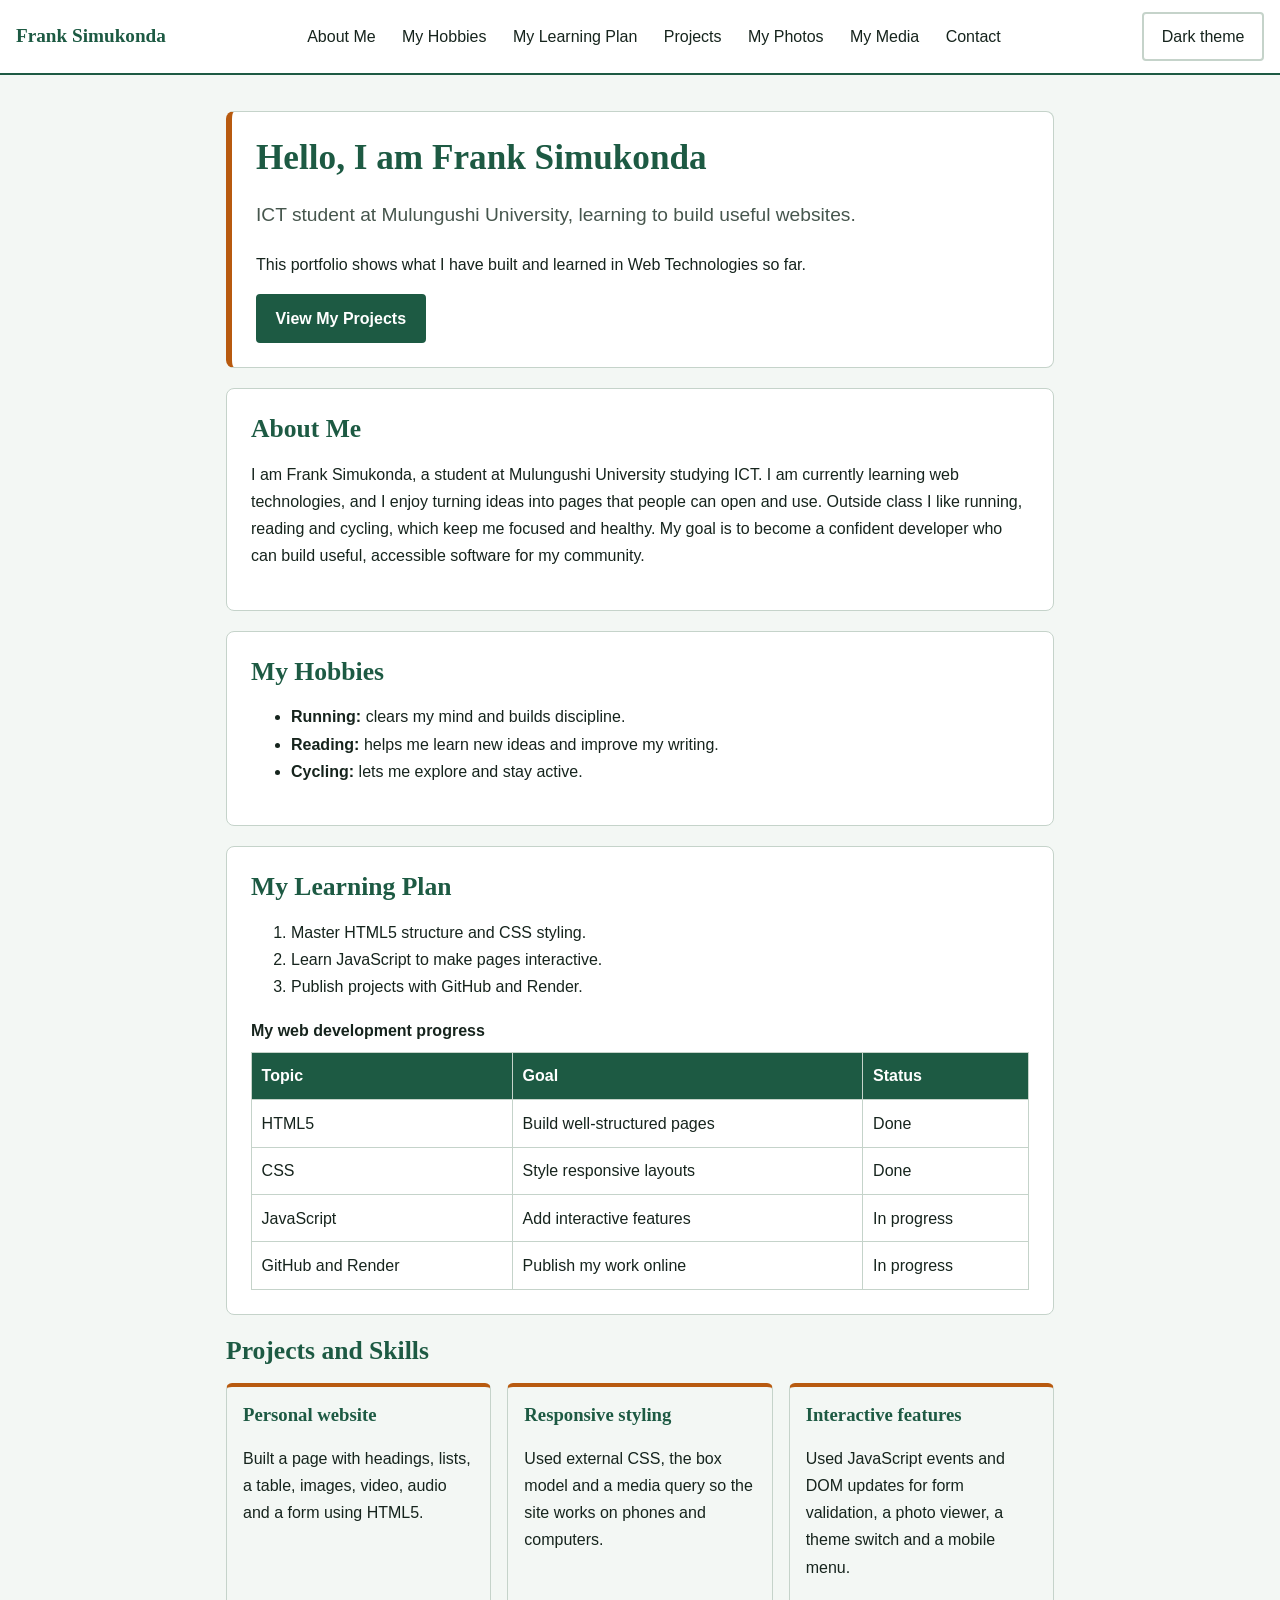
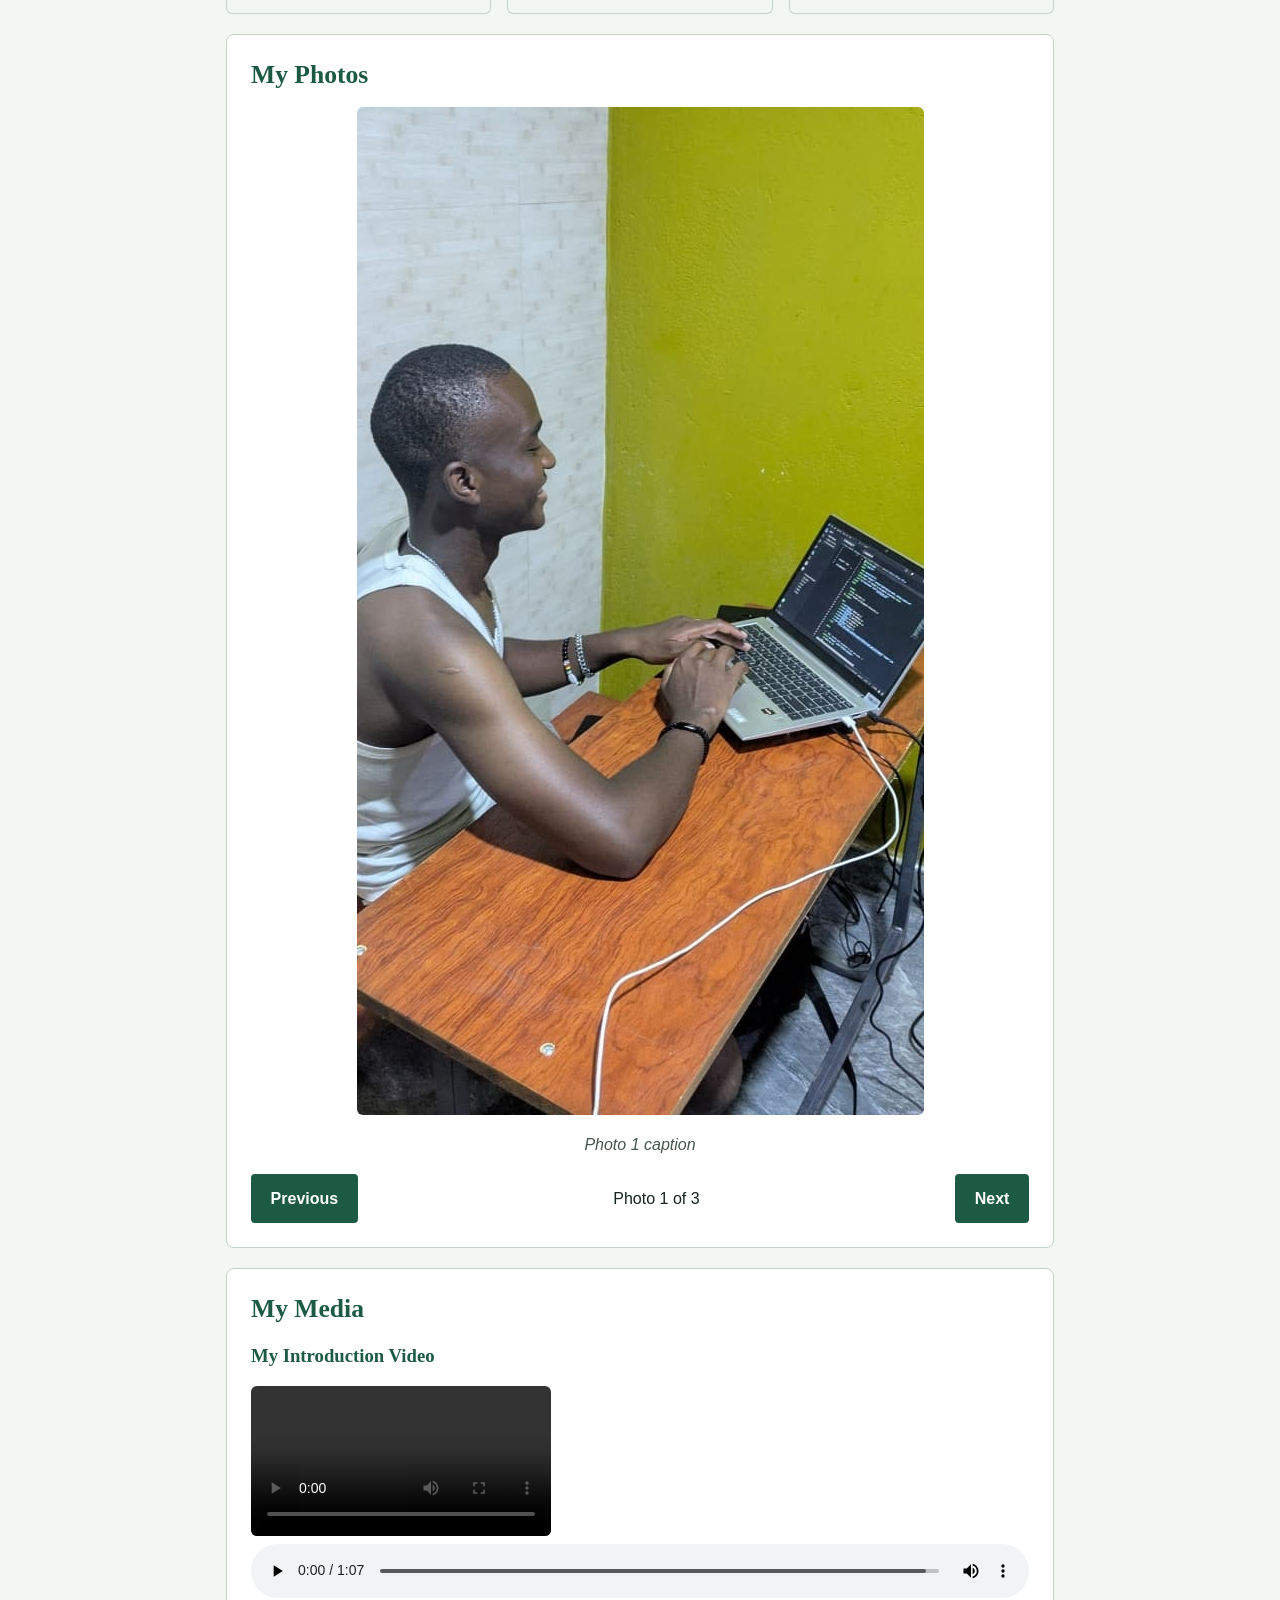
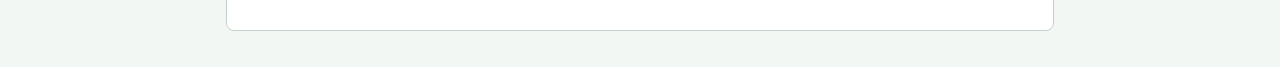
<file: index.html>
<!DOCTYPE html>
<html lang="en">
<head>
<meta charset="UTF-8">
<meta name="viewport" content="width=device-width, initial-scale=1">
<title>Frank Simukonda | Student Portfolio</title>
<link rel="stylesheet" href="css/styles.css">
<script src="script.js" defer></script>
</head>
<body>
<header class="site-header">
  <a class="brand" href="#top">Frank Simukonda</a>
  <button id="nav-toggle" class="icon-btn" aria-expanded="false" aria-controls="nav-menu">Menu</button>
  <nav aria-label="Main navigation">
    <ul id="nav-menu">
      <li><a href="#about">About Me</a></li>
      <li><a href="#hobbies">My Hobbies</a></li>
      <li><a href="#learning">My Learning Plan</a></li>
      <li><a href="#projects">Projects</a></li>
      <li><a href="#photos">My Photos</a></li>
      <li><a href="#media">My Media</a></li>
      <li><a href="#contact">Contact</a></li>
    </ul>
  </nav>
  <button id="theme-toggle" class="icon-btn" aria-pressed="false">Dark theme</button>
</header>

<main id="top">
  <section class="hero">
    <h1>Hello, I am Frank Simukonda</h1>
    <p class="lead">ICT student at Mulungushi University, learning to build useful websites.</p>
    <p>This portfolio shows what I have built and learned in Web Technologies so far.</p>
    <a class="btn" href="#projects">View My Projects</a>
  </section>

  <section id="about">
    <h2>About Me</h2>
    <p>I am Frank Simukonda, a student at Mulungushi University studying ICT. I am currently learning web technologies, and I enjoy turning ideas into pages that people can open and use. Outside class I like running, reading and cycling, which keep me focused and healthy. My goal is to become a confident developer who can build useful, accessible software for my community.</p>
  </section>

  <section id="hobbies">
    <h2>My Hobbies</h2>
    <ul>
      <li><strong>Running:</strong> clears my mind and builds discipline.</li>
      <li><strong>Reading:</strong> helps me learn new ideas and improve my writing.</li>
      <li><strong>Cycling:</strong> lets me explore and stay active.</li>
    </ul>
  </section>

  <section id="learning">
    <h2>My Learning Plan</h2>
    <ol>
      <li>Master HTML5 structure and CSS styling.</li>
      <li>Learn JavaScript to make pages interactive.</li>
      <li>Publish projects with GitHub and Render.</li>
    </ol>
    <div class="table-wrap">
      <table>
        <caption>My web development progress</caption>
        <thead><tr><th scope="col">Topic</th><th scope="col">Goal</th><th scope="col">Status</th></tr></thead>
        <tbody>
          <tr><td>HTML5</td><td>Build well-structured pages</td><td>Done</td></tr>
          <tr><td>CSS</td><td>Style responsive layouts</td><td>Done</td></tr>
          <tr><td>JavaScript</td><td>Add interactive features</td><td>In progress</td></tr>
          <tr><td>GitHub and Render</td><td>Publish my work online</td><td>In progress</td></tr>
        </tbody>
      </table>
    </div>
  </section>
    <h2>Projects and Skills</h2>
    <div class="cards">
      <article class="card"><h3>Personal website</h3><p>Built a page with headings, lists, a table, images, video, audio and a form using HTML5.</p></article>
      <article class="card"><h3>Responsive styling</h3><p>Used external CSS, the box model and a media query so the site works on phones and computers.</p></article>
      <article class="card"><h3>Interactive features</h3><p>Used JavaScript events and DOM updates for form validation, a photo viewer, a theme switch and a mobile menu.</p></article>
    </div>
  </section>

  <section id="photos">
    <h2>My Photos</h2>
    <figure class="viewer">
      <img id="photo" src="photo1.jpg" alt="Photo 1 of my gallery">
      <figcaption id="caption">Photo 1 caption</figcaption>
    </figure>
    <div class="controls">
      <button id="prev" class="btn">Previous</button>
      <span id="counter" aria-live="polite">Photo 1 of 3</span>
      <button id="next" class="btn">Next</button>
    </div>
  </section>

  <section id="media">
    <h2>My Media</h2>
    <h3>My Introduction Video</h3>
<video controls preload="metadata" src="intro-new.mp4">Your browser does not support video.</video>
<audio controls preload="metadata" src="voice.mp3">Your browser does not support audio.</audio>
</file>
<file: css/styles.css>
/* Colour palette and theme tokens */
:root{--bg:#f3f7f4;--surface:#fff;--text:#16241d;--muted:#46564d;--brand:#1d5a43;--accent:#b85a0f;--border:#c5d3ca;--on-brand:#fff}
:root[data-theme="dark"]{--bg:#101a15;--surface:#18271f;--text:#e8f1ec;--muted:#b4c5bb;--brand:#6fcf9f;--accent:#f0a35e;--border:#2f4639;--on-brand:#0c1712}
*{box-sizing:border-box}
html{scroll-behavior:smooth;scroll-padding-top:5rem}
body{margin:0;background:var(--bg);color:var(--text);font-family:"Segoe UI",Arial,sans-serif;line-height:1.7}
h1,h2,h3{font-family:Georgia,serif;line-height:1.25;color:var(--brand)}
h1{font-size:2.2rem;margin:0 0 .5rem}
h2{font-size:1.6rem;margin:0 0 1rem}
a{color:var(--brand)}
main{max-width:860px;margin:0 auto;padding:1rem}
section{background:var(--surface);border:1px solid var(--border);border-radius:8px;padding:1.5rem;margin:1.25rem 0}
.hero{border-left:6px solid var(--accent)}
.lead{font-size:1.2rem;color:var(--muted)}
.site-header{position:sticky;top:0;z-index:10;display:flex;flex-wrap:wrap;align-items:center;justify-content:space-between;gap:.5rem;padding:.75rem 1rem;background:var(--surface);border-bottom:2px solid var(--brand)}
.brand{font-family:Georgia,serif;font-weight:bold;font-size:1.2rem;text-decoration:none}
nav ul{display:flex;flex-wrap:wrap;gap:.25rem;list-style:none;margin:0;padding:0}
nav a{display:block;padding:.4rem .7rem;border-radius:4px;text-decoration:none;color:var(--text)}
nav a:hover,nav a:focus{background:var(--brand);color:var(--on-brand)}
#nav-toggle{display:none}
.btn,.icon-btn{font:inherit;cursor:pointer;border-radius:4px;padding:.55rem 1.1rem;text-decoration:none;display:inline-block}
.btn{background:var(--brand);color:var(--on-brand);border:2px solid var(--brand);font-weight:600}
.icon-btn{background:transparent;color:var(--text);border:2px solid var(--border)}
.btn:hover,.icon-btn:hover{background:var(--accent);border-color:var(--accent);color:#fff}
a:focus-visible,button:focus-visible,input:focus-visible,textarea:focus-visible,video:focus-visible,audio:focus-visible{outline:3px solid var(--accent);outline-offset:2px}
.cards{display:grid;grid-template-columns:repeat(auto-fit,minmax(220px,1fr));gap:1rem}
.card{border:1px solid var(--border);border-top:4px solid var(--accent);padding:1rem;border-radius:6px}
.card h3{margin-top:0}
.table-wrap{overflow-x:auto}
table{width:100%;border-collapse:collapse}
caption{text-align:left;font-weight:bold;padding-bottom:.5rem}
th,td{border:1px solid var(--border);padding:.6rem;text-align:left}
th{background:var(--brand);color:var(--on-brand)}
.viewer{margin:0;text-align:center}
img,video{max-width:100%;height:auto;border-radius:6px}
audio{width:100%}
figcaption{margin-top:.5rem;color:var(--muted);font-style:italic}
.controls{display:flex;align-items:center;justify-content:space-between;gap:.5rem;margin-top:1rem;flex-wrap:wrap}
form{display:flex;flex-direction:column}
label{font-weight:600;margin-top:.8rem}
input,textarea{font:inherit;width:100%;padding:.6rem;border:2px solid var(--border);border-radius:4px;background:var(--bg);color:var(--text)}
form .btn{margin-top:1rem;align-self:flex-start}
.error{color:#b3261e;min-height:1.2rem;font-size:.95rem}
:root[data-theme="dark"] .error{color:#ff9d94}
.note{font-weight:600;color:var(--accent)}
#summary{margin-top:1rem}
#summary.ok{border:2px solid var(--brand);border-radius:6px;padding:1rem}
footer{text-align:center;padding:1.5rem 1rem;border-top:2px solid var(--brand);background:var(--surface)}
/* Phones: stack header and collapse the menu */
@media (max-width:700px){
  h1{font-size:1.7rem}
  #nav-toggle{display:inline-block}
  nav{width:100%;order:3}
  nav ul{display:none;flex-direction:column}
  nav ul.open{display:flex}
  section{padding:1rem}
</file>
